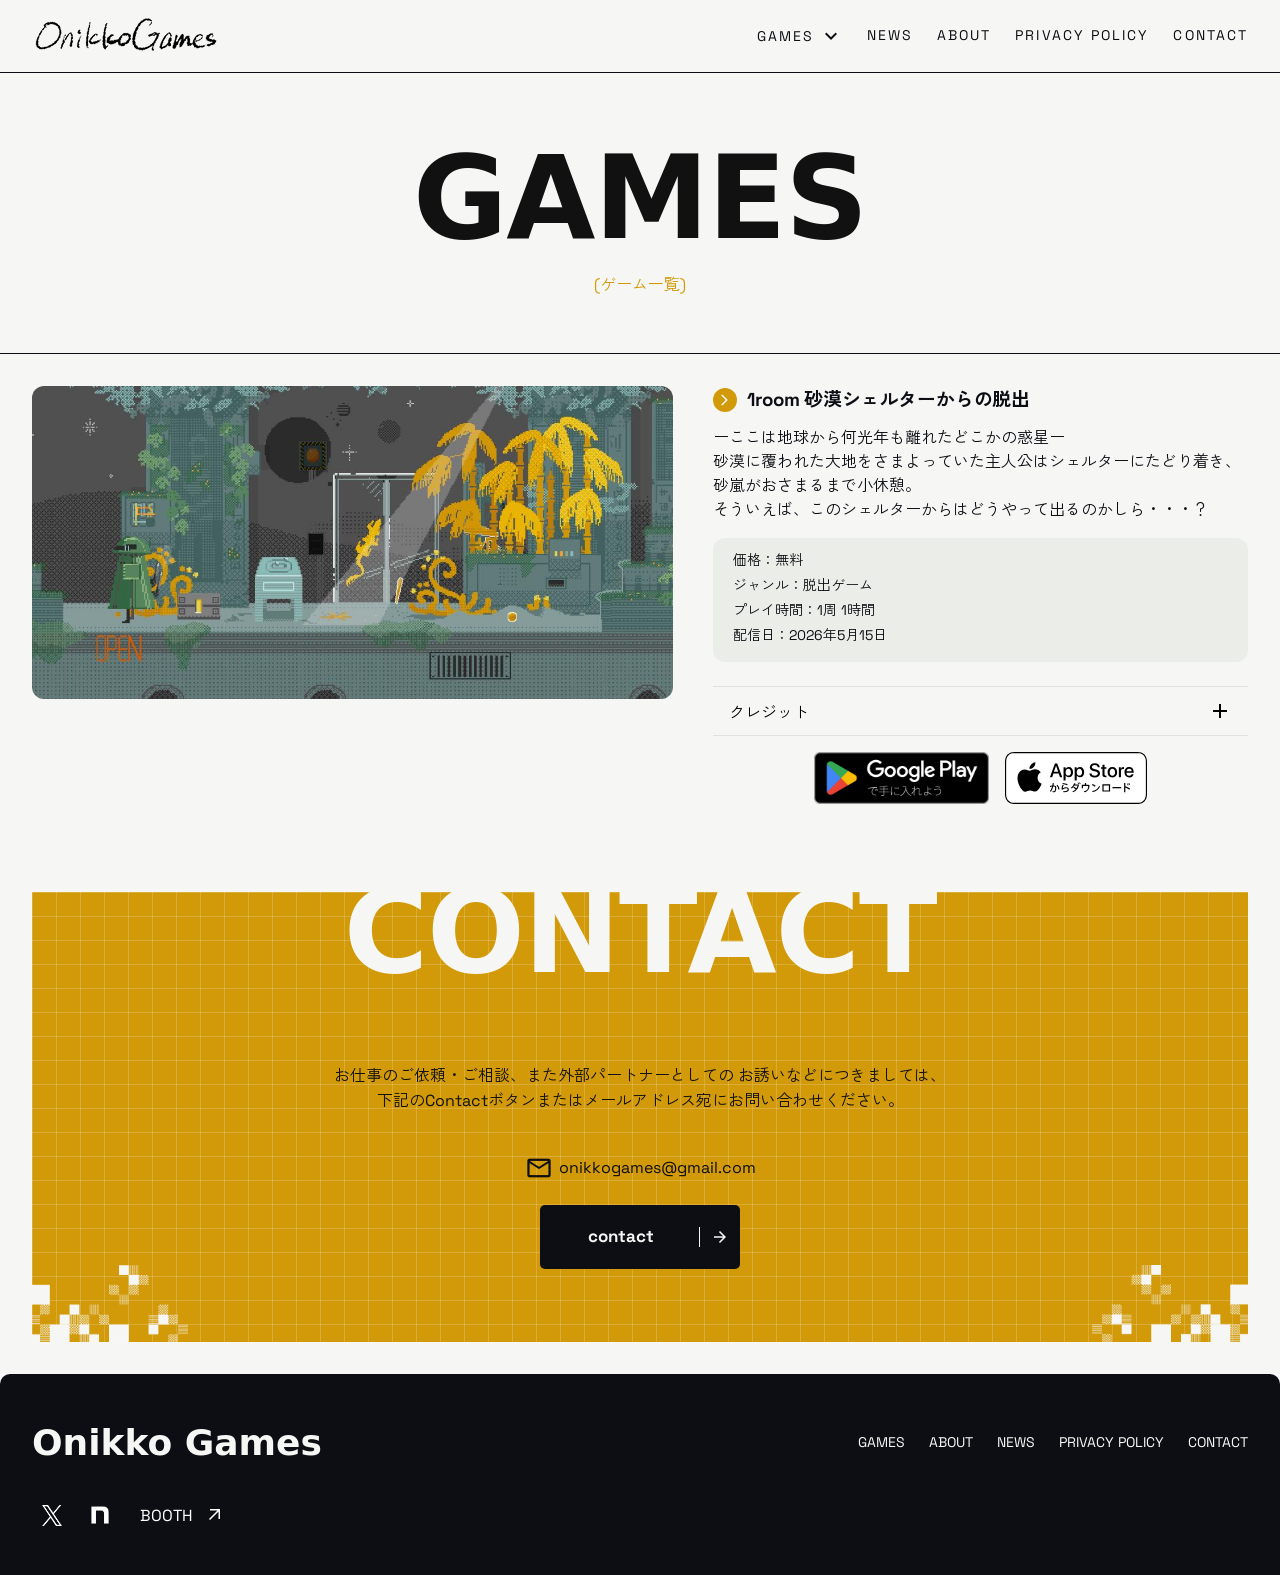
<file: games.html>
<!DOCTYPE html>
<html lang="ja">

<head>
  <meta charset="UTF-8" />
  <link rel="icon" href="images/onikkogamesicon.png" type="image/x-icon" />
  <title>ONIKKO GAMES</title>
  <meta name="viewport" content="width=device-width, initial-scale=1" />
  <link rel="preconnect" href="https://fonts.googleapis.com" />
  <link rel="preconnect" href="https://fonts.gstatic.com" crossorigin />
  <link
    href="https://fonts.googleapis.com/css2?family=Syncopate:wght@400;700&family=Space+Grotesk:wght@400;500;700&family=Zen+Kaku+Gothic+New:wght@400;500;700&display&family=Silkscreen:wght@400;700&display=swap"
    rel="stylesheet" />
  <link href="https://fonts.googleapis.com/css2?family=Material+Symbols+Outlined" rel="stylesheet">
  <link rel="stylesheet" href="style.css">
</head>

<body class="page-games">

  <!--------------- header --------------->

  <header class="site-header">
    <div class="header-inner">

      <div class="logo">
        <a href="index.html">
          <img src="images/logo-white.png" alt="ONIKKO GAMES" class="logo-white">
          <img src="images/logo-black.png" alt="ONIKKO GAMES" class="logo-black">
        </a>
      </div>

      <button class="hamburger">
        <span class="material-icons hamburger-icon">menu</span>
      </button>

      <nav class="nav">
        <ul class="menu">

          <li class="menu-item games">

            <div class="menu-row">
              <a href="games.html" class="games-link">
                GAMES
                <span class="material-icons arrow">expand_more</span>
              </a>

              <button class="accordion-toggle">
                <span class="material-icons toggle-icon">add</span>
              </button>
            </div>

            <ul class="submenu">
              <li><a href="#game-1room-desert">1room 砂漠シェルターからの脱出</a></li>
             <!-- <li><a href="#">1room 箱舟ハイツからの脱出</a></li>-->
            </ul>

          </li>

          <li><a href="index.html#news">NEWS</a></li>
          <li><a href="index.html#about">ABOUT</a></li>
          <li><a href="privacy-policy.html">PRIVACY POLICY</a></li>
          <li><a href="#contact">CONTACT</a></li>

        </ul>
      </nav>
    </div>
  </header>

  <link href="https://fonts.googleapis.com/icon?family=Material+Icons" rel="stylesheet">


  <main>

    <!------------- GAME-CONTENT ------------->
    <section id="games" class="section section-games">

      <div class="section-header">
        <h2 class="section-title">GAMES</h2>
        <p class="section-subtitle">(ゲーム一覧)</p>
      </div>


      <div class="gl-card" id="game-1room-desert">
        <div class="gl-thumb">
          <img src="images/Image_1room.jpg" alt="">
        </div>

        <div class="gl-content">
          <h3 class="gl-title">
            <a href="game-detail.html" class="gl-title-link">
              <span class="gl-arrow material-symbols-outlined">
                arrow_forward_ios
              </span>
              1room 砂漠シェルターからの脱出
            </a>
            </h3>

            <p class="gl-desc">
              ーここは地球から何光年も離れたどこかの惑星ー
　　　　　　　　<br>砂漠に覆われた大地をさまよっていた主人公はシェルターにたどり着き、砂嵐がおさまるまで小休憩。
　　　　　　　　<br>そういえば、このシェルターからはどうやって出るのかしら・・・？
            </p>

            <div class="gl-meta">
              <p>価格：無料</p>
              <p>ジャンル：脱出ゲーム</p>
              <p>プレイ時間：1周 1時間</p>
              <p>配信日：2026年5月15日</p>
            </div>

            <div class="accordion">
              <button class="accordion-header" onclick="toggleAccordion(this)">
                <span>クレジット</span>
                <span class="material-icons" id="icon">add</span>
              </button>
              <div class="accordion-content" id="content">
                <p>SE/BGM：蒲鉾さちこ「道中を住く」 shimtone「不思議な洞窟」Heitaro Ashibe「An Oasis Settlement」</p>
    　　　　　　　<p>稿屋 隆</p>
    　　　　　　　<p>Taira Komori</p>
   　　　　　　　 <p>効果音ラボ / 無料効果音で遊ぼう / 音人 / OtoLogic / 効果音工房</p>
   　　　　　　　 <p>GAME / GRAPHIC：OnikkoGames</p>              
              </div>
            </div>

            <div class="linksGroup">
            <div class="gl-links">
              <a href="https://play.google.com/store/apps/details?id=com.OnikkoGames.EscapeGame1room1" class="store-link" target="_blank"
                rel="noopener noreferrer">
                <img src="images/GetItOnGooglePlay_Badge_Web_color_Japanese.png" alt="Google Playで見る">
              </a>
            </div>
            <div class="gl-links">
              <a href="https://apps.apple.com/jp/app/%E8%84%B1%E5%87%BA%E3%82%B2%E3%83%BC%E3%83%A0-1room-%E7%A0%82%E6%BC%A0%E3%82%B7%E3%82%A7%E3%83%AB%E3%82%BF%E3%83%BC%E3%81%8B%E3%82%89%E3%81%AE%E8%84%B1%E5%87%BA/id6766845174" class="store-link" target="_blank"
                rel="noopener noreferrer">
                <img src="images/Download_on_the_App_Store_Badge_JP_RGB_wht_100317.svg" alt="App Storeで見る">
              </a>
            </div>
            </div>
        </div>
      </div>
<!-- 
       <div class="gl-card">
        <div class="gl-thumb">
          <img src="images/Image_1room.jpg" alt="">
        </div>

        <div class="gl-content">
          <h3 class="gl-title">
            <a href="game-detail.html" class="gl-title-link">
              <span class="gl-arrow material-symbols-outlined">
                arrow_forward_ios
              </span>
              1room 箱舟ハイツからの脱出
            </a>
            </h3>

            <p class="gl-desc">
              喋るロボと犬のコンビが廃工場からの脱出を目指す、
              パズル要素強めの横スクロールアクション。
            </p>

            <div class="gl-meta">
              <p>価格：無料</p>
              <p>ジャンル：脱出ゲーム</p>
              <p>プレイ時間：1周 1時間</p>
              <p>配信日：2025年5月5日</p>
            </div>

            <div class="accordion">
              <button class="accordion-header" onclick="toggleAccordion(this)">
                <span>クレジット</span>
                <span class="material-icons" id="icon">add</span>
              </button>
              <div class="accordion-content" id="content">
                <p>クレジット：A</p>
                <p>クレジット：B</p>
              </div>
            </div>

            <div class="gl-links">
              <a href="https://play.google.com/store/apps/dev?id=9211715500099647296" class="store-link" target="_blank"
                rel="noopener noreferrer">
                <img src="images/GetItOnGooglePlay_Badge_Web_color_Japanese.png" alt="Google Playで見る">
              </a>
            </div>
        </div>
      </div>
-->
    </section>



    <!------------- CONTACT ------------->

    <section id="contact" class="section section-contact">
      <div class="contact-inner">
        <h2 class="contact-title">CONTACT</h2>

        <p class="contact-text">
          お仕事のご依頼・ご相談、また外部パートナーとしての
          お誘いなどにつきましては、<br />
          下記のContactボタンまたはメールアドレス宛にお問い合わせください。
        </p>

        <p class="contact-email">
          <a href="mailto:onikkogames@gmail.com">
            <span class="mail-icon material-symbols-outlined">mail</span>
            <span class="mail-text">onikkogames@gmail.com</span>
          </a>
        </p>

        <a href="https://forms.gle/Pgtd6oPyjeSQLKBq8" class="button" target="_blank" rel="noopener noreferrer">
          <span class="button-text">contact</span>
          <span class="button-icon material-symbols-outlined">arrow_forward</span>
        </a>
      </div>

      <img src="images/dot_hole_left.png" class="contact-img-left" alt="">
      <img src="images/dot_hole_right.png" class="contact-img-right" alt="">

    </section>
  </main>


  <!--------------- FOOTER --------------->

  <footer class="site-footer">
    <div class="footer-inner">

      <div class="footer-top">
        <div class="footer-logo">
          <a href="index.html">Onikko Games</a>
        </div>

        <div class="footer-nav">
          <a href="#games">GAMES</a>
          <a href="#about">ABOUT</a>
          <a href="#news">NEWS</a>
          <a href="#privacy">PRIVACY POLICY</a>
          <a href="#contact">CONTACT</a>
        </div>
      </div>

      <div class="footer-links">
        <a href="https://x.com/OnikkoGames" target="_blank" rel="noopener noreferrer" class="x-button-mini">
          <img src="images/x-logo-white.png" alt="X">
        </a>
        <a href="https://note.com/onikko_games" target="_blank" rel="noopener noreferrer" class="note-button-mini">
          <img src="images/note_icon_white.png" alt="note">
        </a>
        <a href="https://onizu.booth.pm/" class="contact-link-white">
          <span class="button-text">BOOTH</span>
          <span class="button-icon material-symbols-outlined">arrow_outward</span>
        </a>
      </div>

    </div>
  </footer>

  <script src="script.js" defer></script>

</body>

</html>
</file>
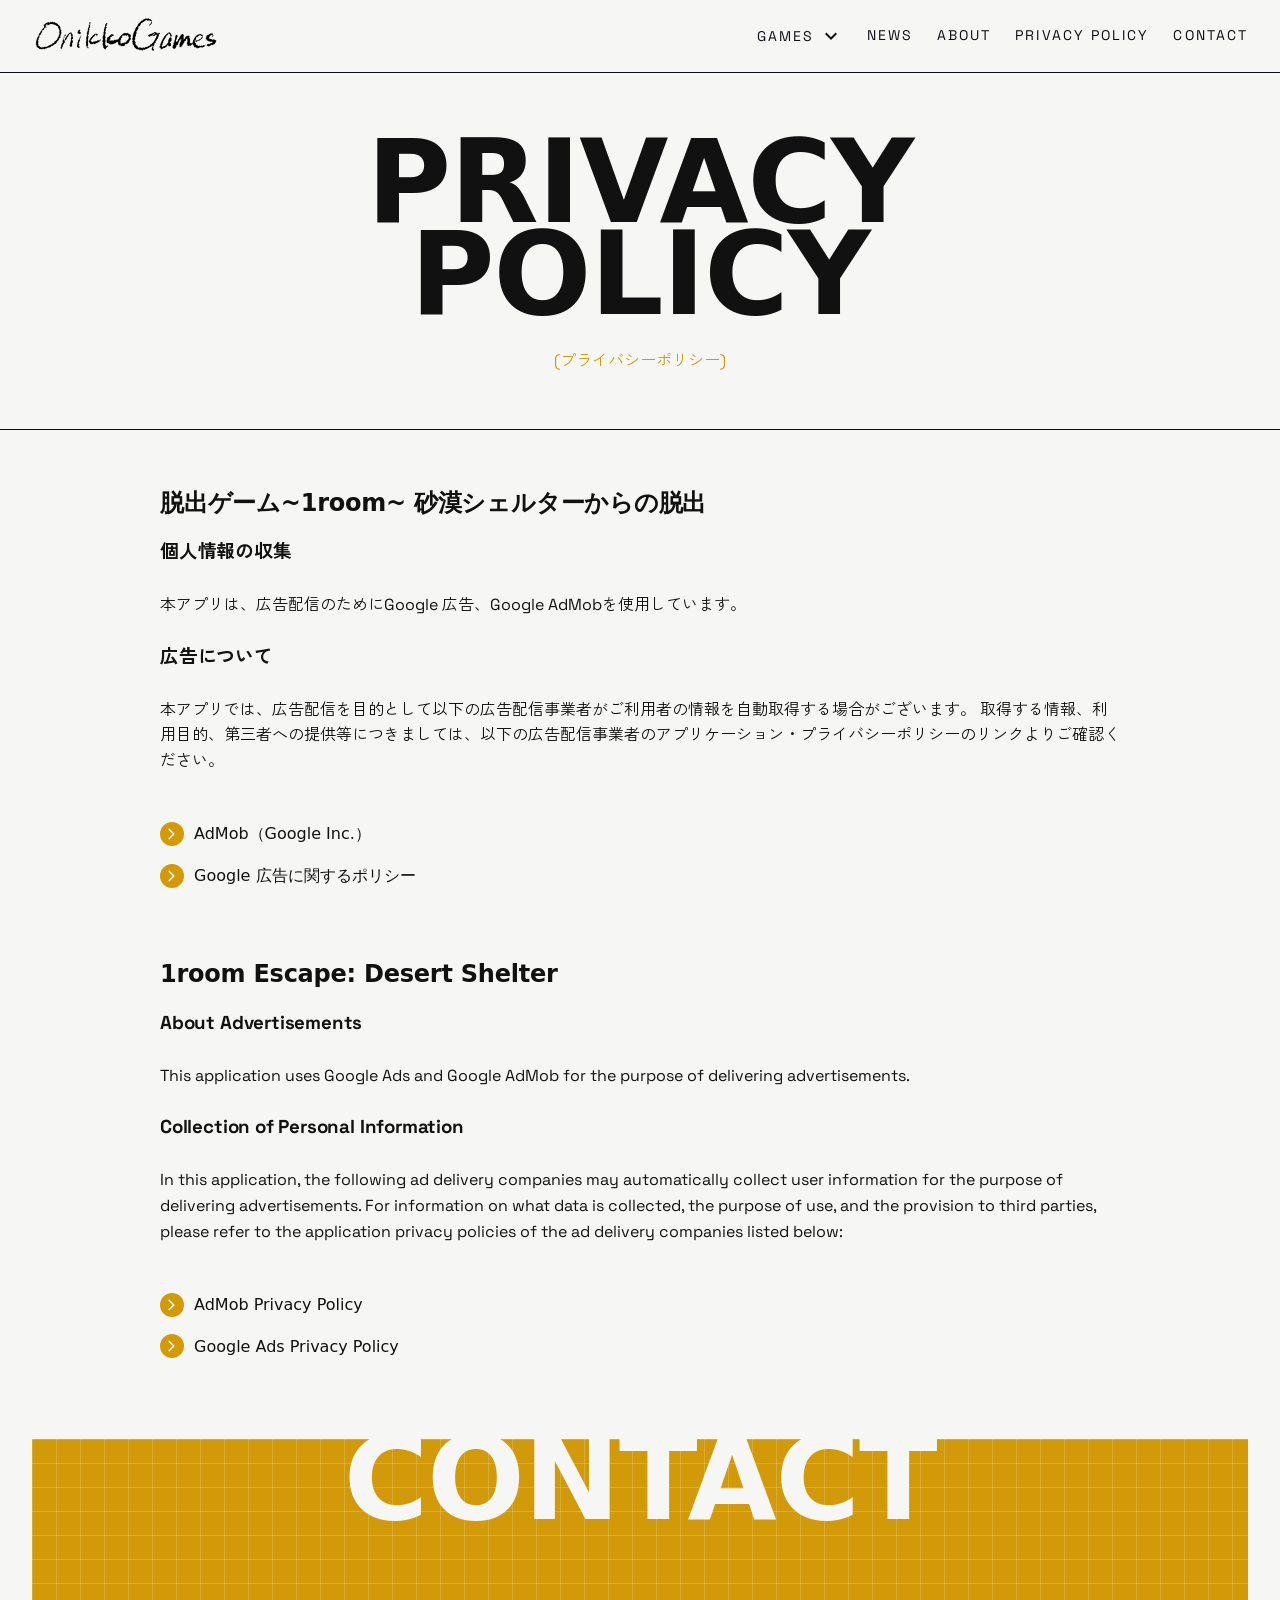
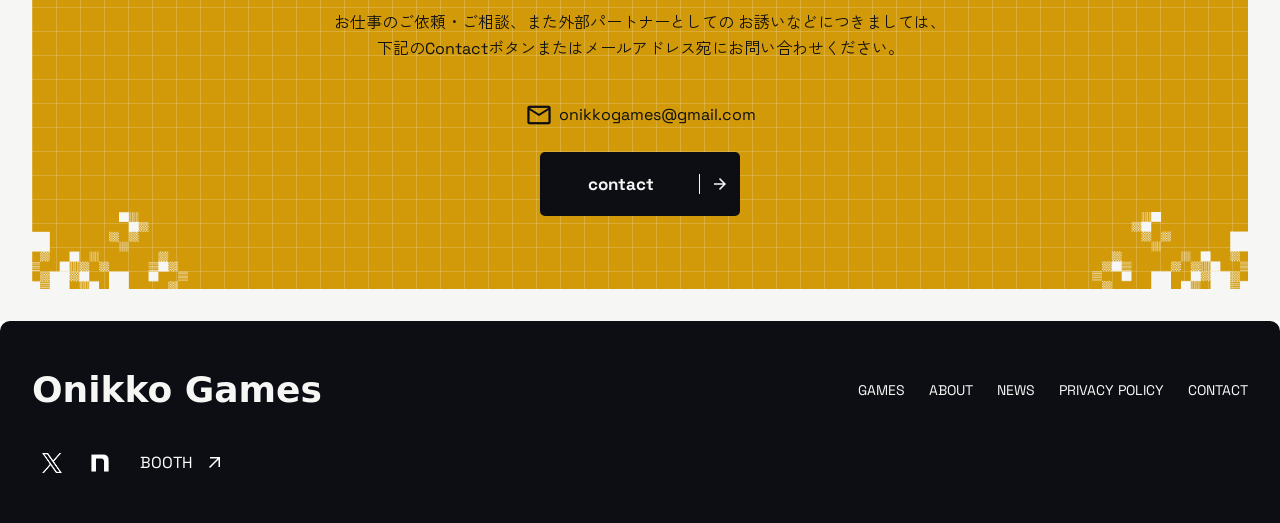
<file: privacy-policy.html>
<!DOCTYPE html>
<html lang="ja">

<head>
  <meta charset="UTF-8" />
  <link rel="icon" href="images/onikkogamesicon.png" type="image/x-icon" />
  <title>ONIKKO GAMES</title>
  <meta name="viewport" content="width=device-width, initial-scale=1" />
  <link rel="preconnect" href="https://fonts.googleapis.com" />
  <link rel="preconnect" href="https://fonts.gstatic.com" crossorigin />
  <link
    href="https://fonts.googleapis.com/css2?family=Syncopate:wght@400;700&family=Space+Grotesk:wght@400;500;700&family=Zen+Kaku+Gothic+New:wght@400;500;700&display&family=Silkscreen:wght@400;700&display=swap"
    rel="stylesheet" />
  <link href="https://fonts.googleapis.com/css2?family=Material+Symbols+Outlined" rel="stylesheet">
  <link rel="stylesheet" href="style.css">
</head>

<body class="page-games">

  <!--------------- header --------------->

  <header class="site-header">
    <div class="header-inner">

      <div class="logo">
        <a href="index.html">
          <img src="images/logo-white.png" alt="ONIKKO GAMES" class="logo-white">
          <img src="images/logo-black.png" alt="ONIKKO GAMES" class="logo-black">
        </a>
      </div>

      <button class="hamburger">
        <span class="material-icons hamburger-icon">menu</span>
      </button>

      <nav class="nav">
        <ul class="menu">

          <li class="menu-item games">

            <div class="menu-row">
              <a href="games.html" class="games-link">
                GAMES
                <span class="material-icons arrow">expand_more</span>
              </a>

              <button class="accordion-toggle">
                <span class="material-icons toggle-icon">add</span>
              </button>
            </div>

            <ul class="submenu">
              <li><a href="#">1room 砂漠シェルターからの脱出</a></li>
              <!-- <li><a href="#">1room 箱舟ハイツからの脱出</a></li>-->
            </ul>

          </li>

          <li><a href="index.html#news">NEWS</a></li>
          <li><a href="index.html#about">ABOUT</a></li>
          <li><a href="privacy-policy.html">PRIVACY POLICY</a></li>
          <li><a href="#contact">CONTACT</a></li>

        </ul>
      </nav>
    </div>
  </header>

  <link href="https://fonts.googleapis.com/icon?family=Material+Icons" rel="stylesheet">


  <main>

    <!------------- GAME-CONTENT ------------->
    <section id="games" class="section policy-section">

      <div class="policy-content">
        <div class="section-header">
          <h2 class="section-title">PRIVACY POLICY</h2>
          <p class="section-subtitle">(プライバシーポリシー)</p>
        </div>

        <h2>脱出ゲーム~1room~ 砂漠シェルターからの脱出</h2>

        <div class="policy_ditails">
          <h3>個人情報の収集</h3>
          <p>本アプリは、広告配信のためにGoogle 広告、Google AdMobを使用しています。</p>

          <h3>広告について</h3>
          <p>本アプリでは、広告配信を目的として以下の広告配信事業者がご利用者の情報を自動取得する場合がございます。
            取得する情報、利用目的、第三者への提供等につきましては、以下の広告配信事業者のアプリケーション・プライバシーポリシーのリンクよりご確認ください。</p>

          <ul>
            <a href="https://www.google.com/intl/ja/policies/technologies/ads/" target="_blank" class="gl-title-link">
              <span class="gl-arrow material-symbols-outlined">
                arrow_forward_ios
              </span>
              AdMob（Google Inc.）
            </a>
            <a href="https://policies.google.com/technologies/ads?hl=ja" target="_blank" class="gl-title-link">
              <span class="gl-arrow material-symbols-outlined">
                arrow_forward_ios
              </span>
              Google 広告に関するポリシー
            </a>
          </ul>
        </div>
      </div>

      <div class="policy-content">
        <h2>1room Escape: Desert Shelter</h2>

        <div class="policy_ditails">
          <h3>About Advertisements</h3>
          <p>
            This application uses Google Ads and Google AdMob for the purpose of delivering advertisements.
          </p>

          <h3>Collection of Personal Information</h3>
          <p>
            In this application, the following ad delivery companies may automatically collect user information for the
            purpose of delivering advertisements.
            For information on what data is collected, the purpose of use, and the provision to third parties, please
            refer
            to the application privacy policies of the ad delivery companies listed below:
          </p>

          <ul>
            <a href="https://www.google.com/intl/en/policies/technologies/ads/" target="_blank" class="gl-title-link">
              <span class="gl-arrow material-symbols-outlined">
                arrow_forward_ios
              </span>
              AdMob Privacy Policy
            </a>
            <a href="https://policies.google.com/technologies/ads?hl=en" target="_blank" class="gl-title-link">
              <span class="gl-arrow material-symbols-outlined">
                arrow_forward_ios
              </span>
              Google Ads Privacy Policy
            </a>
          </ul>
        </div>
      </div>

    </section>



    <!------------- CONTACT ------------->

    <section id="contact" class="section section-contact">
      <div class="contact-inner">
        <h2 class="contact-title">CONTACT</h2>

        <p class="contact-text">
          お仕事のご依頼・ご相談、また外部パートナーとしての
          お誘いなどにつきましては、<br />
          下記のContactボタンまたはメールアドレス宛にお問い合わせください。
        </p>

        <p class="contact-email">
          <a href="mailto:onikkogames@gmail.com">
            <span class="mail-icon material-symbols-outlined">mail</span>
            <span class="mail-text">onikkogames@gmail.com</span>
          </a>
        </p>

        <a href="https://forms.gle/Pgtd6oPyjeSQLKBq8" class="button" target="_blank" rel="noopener noreferrer">
          <span class="button-text">contact</span>
          <span class="button-icon material-symbols-outlined">arrow_forward</span>
        </a>
      </div>

      <img src="images/dot_hole_left.png" class="contact-img-left" alt="">
      <img src="images/dot_hole_right.png" class="contact-img-right" alt="">

    </section>
  </main>


  <!--------------- FOOTER --------------->

  <footer class="site-footer">
    <div class="footer-inner">

      <div class="footer-top">
        <div class="footer-logo">
          <a href="index.html">Onikko Games</a>
        </div>

        <div class="footer-nav">
          <a href="#games">GAMES</a>
          <a href="#about">ABOUT</a>
          <a href="#news">NEWS</a>
          <a href="#privacy">PRIVACY POLICY</a>
          <a href="#contact">CONTACT</a>
        </div>
      </div>

      <div class="footer-links">
        <a href="https://x.com/OnikkoGames" target="_blank" rel="noopener noreferrer" class="x-button-mini">
          <img src="images/x-logo-white.png" alt="X">
        </a>
        <a href="https://note.com/onikko_games" target="_blank" rel="noopener noreferrer" class="note-button-mini">
          <img src="images/note_icon_white.png" alt="note">
        </a>
        <a href="https://onizu.booth.pm/" class="contact-link-white">
          <span class="button-text">BOOTH</span>
          <span class="button-icon material-symbols-outlined">arrow_outward</span>
        </a>
      </div>

    </div>
  </footer>

  <script src="script.js" defer></script>

</body>

</html>
</file>
<file: style.css>
*,
  *::before,
  *::after {
    box-sizing: border-box;
  }

  html,
  body {
    margin: 0;
    padding: 0;
    font-family: system-ui, -apple-system, BlinkMacSystemFont, "Helvetica Neue",
      "Segoe UI", sans-serif;
    color: #111;
    overflow-x: hidden;
  }

  h1,
  h2 {
    font-family: "Syncopate", system-ui, -apple-system, BlinkMacSystemFont,
      "Helvetica Neue", "Segoe UI", sans-serif;
    line-height: 0.8;
    letter-spacing: -0.01em;
    margin-top: 0;
    margin-bottom: 0;
  }

  h3 {
    font-family: "Space Grotesk", "Zen Kaku Gothic New", system-ui,
      -apple-system, BlinkMacSystemFont, "Helvetica Neue", "Segoe UI",
      sans-serif;
    line-height: 0.8;
    letter-spacing: -0.01em;
    margin-top: 0;
    margin-bottom: 0;
  }

  img {
    max-width: 100%;
    display: block;
  }

  a {
    color: inherit;
    text-decoration: none;
  }

  body {
    line-height: 1.6;
  }

  p {
    font-family: "Space Grotesk", "Zen Kaku Gothic New", system-ui,
      -apple-system, BlinkMacSystemFont, "Helvetica Neue", "Segoe UI",
      sans-serif;
  }

  /* ========== 共通セクション ========== */

  .section {
    padding: 64px 32px;
    background-color: #F6F7F5;
  }



  .section-header {
    max-width: 100%;
    margin: 0 auto 32px;
    border-top: 1px solid #0D0E14;
    padding-top: 40px;
    padding-bottom: 0;
    display: flex;
    align-items: baseline;
    gap: 16px;
  }

  .section-header--games {
    align-items: flex-end;
  }

  .section-header-left {
    display: flex;
    align-items: flex-end;
    gap: 16px;
  }

  .section-title {
    font-size: clamp(2.4rem, 9vw, 8.3rem);
    font-weight: 800;
  }

  .section-subtitle {
    font-size: 16px;
    color: #D29A09;
    font-family: "Space Grotesk", "Zen Kaku Gothic New", system-ui,
      -apple-system, BlinkMacSystemFont, "Helvetica Neue", "Segoe UI",
      sans-serif;
  }

  .section-copy-en {
    margin: 12px, auto, 8px;
    max-width: 320px;
    font-size: 13px;
    line-height: 1.5;
    font-family: "Space Grotesk", "Zen Kaku Gothic New", system-ui,
      -apple-system, BlinkMacSystemFont, "Helvetica Neue", "Segoe UI",
      sans-serif;
    text-align: right;
  }

  .section-copy-wrapper {
    margin-left: auto;
    display: flex;
    flex-direction: column;
    align-items: flex-end;
  }

  /* ========== HEADER ========== */

  .site-header {
    position: fixed;
    top: 0;
    left: 0;
    width: 100%;
    z-index: 1000;
  }

  .header-inner {
    height: 72px;
    padding: 12px 32px;
    display: flex;
    align-items: center;
    justify-content: space-between;
  }

  .logo img {
    height: 55px;
  }

  .logo-black {
    display: none;
  }

  .site-header.scrolled .logo-white {
    display: none;
  }

  .site-header.scrolled .logo-black {
    display: block;
  }

  .nav {
    font-size: 13px;
    letter-spacing: 0.16em;
  }

  .nav a {
    position: relative;
    color: #F6F7F5;
  }

  .site-header.scrolled {
    background: #F6F7F5;
    border-bottom: 1px solid #0D0E14;
  }

  .site-header.scrolled .logo {
    color: #0D0E14;
  }

  .site-header.scrolled .nav a {
    color: #0D0E14;
  }

  /* ========== MENU ========== */

  .menu {
    display: flex;
    gap: 24px;
    list-style: none;
    margin: 0;
    padding: 0;
  }

  .menu li {
    position: relative;
    font-size: 14px;
    font-family: "Space Grotesk", "Zen Kaku Gothic New", system-ui,
      -apple-system, BlinkMacSystemFont, "Helvetica Neue", "Segoe UI",
      sans-serif;
  }

  .menu a {
    display: flex;
    align-items: center;
    gap: 4px;
  }

  .hamburger {
    display: none;
    background: none;
    border: none;
    cursor: pointer;
    color: #F6F7F5;
    position: relative;
    z-index: 4000;
  }

  .arrow {
    font-size: 16px;
    display: inline-block;
  }

  .hamburger .material-icons {
    color: #F6F7F5;
  }

  .site-header.scrolled .hamburger .material-icons {
    color: #0D0E14;
  }

  .menu a:hover {
    color: #D29A09;
  }

  .games {
    position: relative;
  }

  .games::after {
    content: "";
    position: absolute;
    top: 100%;
    left: 0;
    width: 100%;
    height: 12px;
    pointer-events: auto;
  }

  /* ========== SUB MENU ========== */

  .submenu {
    position: absolute;
    top: calc(100% + 8px);
    left: 50%;
    transform: translateX(-50%);
    display: none;
    flex-direction: column;
    gap: 12px;
    padding: 24px;
    background: #F6F7F5;
    border: 1px solid #0D0E14;
    list-style: none;
    margin: 0;
    border-radius: 4px;
  }

  .submenu a {
    color: #0D0E14;
    white-space: nowrap;
  }

  .submenu a:hover {
    color: #D29A09;
  }

  .site-header.scrolled .menu a:hover {
    color: #D29A09;
  }

  .site-header.scrolled .submenu a:hover {
    color: #D29A09;
  }


  /* ========== 共通ボタン ========== */

  .button {
    --btn-bg: #0D0E14;
    --btn-color: #F6F7F5;
    --btn-hover-bg: #EBEDE9;
    --btn-hover-color: #0D0E14;
    --btn-border: #F6F7F5;
    --btn-hover-border: #0D0E14;

    width: 200px;
    height: 64px;
    background-color: var(--btn-bg);
    color: var(--btn-color);
    display: inline-flex;
    align-items: center;
    text-decoration: none;
    border-radius: 5px;
    font-weight: 700;
    font-size: 17px;
    line-height: 1.5;
    box-sizing: border-box;
    position: relative;
    overflow: hidden;
    transition: color 0.2s ease;
  }

  .button-text {
    flex: 1;
    text-align: center;
    padding-left: 12px;
    padding-right: 10px;
    font-family: "Space Grotesk", "Zen Kaku Gothic New", system-ui,
      -apple-system, BlinkMacSystemFont, "Helvetica Neue", "Segoe UI",
      sans-serif;
  }

  .button-icon {
    display: flex;
    align-items: center;
    justify-content: center;
    font-size: 20px;
    height: 20px;
    padding-left: 10px;
    padding-right: 10px;
    border-left: 1px solid var(--btn-border);
    box-sizing: content-box;
  }

  .button::before {
    content: "";
    position: absolute;
    inset: 0;
    background: var(--btn-hover-bg);
    transform: scaleX(0);
    transform-origin: left;
    transition: transform 0.3s ease;
    z-index: 0;
  }

  .button-text,
  .button-icon {
    position: relative;
    z-index: 1;
    transition: color 0.2s ease, border-color 0.2s ease;
  }

  .button:hover::before {
    transform: scaleX(1);
  }

  .button:hover {
    color: var(--btn-hover-color);
  }

  .button:hover .button-icon {
    border-left: 1px solid var(--btn-hover-border);
  }

  .button--secondary {
    --btn-bg: #EBEDE9;
    --btn-color: #0D0E14;
    --btn-hover-bg: #0D0E14;
    --btn-hover-color: #F6F7F5;
    --btn-border: #0D0E14;
    --btn-hover-border: #F6F7F5;
  }


  /* ========== HERO ========== */

  .hero {
    position: relative;
    height: 100vh;
    background-color: #000;
    overflow: hidden;
  }

  .hero-bg {
    position: absolute;
    inset: 0;
    background-size: cover;
    background-position: center;
    opacity: 0;
    transition: opacity 0.6s ease-in-out;
    filter: grayscale(100%);
  }

  .hero-bg.is-active {
    opacity: 1;
  }

  .hero::after {
    content: "";
    position: absolute;
    inset: 0;
    background: #000;
    mix-blend-mode: hard-light;
    opacity: 0.7;
    pointer-events: none;
  }

  .hero-overlay {
    position: absolute;
    inset: 0;
    background: none;
  }

  .hero-content {
    position: relative;
    z-index: 2;
    height: 100%;
    padding: 0 32px 64px;
    display: flex;
    flex-direction: column;
    justify-content: flex-end;
  }

  .hero-tagline {
    font-size: 21px;
    width: 100%;
    margin-bottom: 48px;
    color: #F6F7F5;
  }

  .hero-title {
    font-size: clamp(1.6rem, calc((100vw - 64px) / 12), 8.3rem);
    font-weight: 900;
    margin: 0 0 4px;
    white-space: nowrap;
    color: #F6F7F5;
  }

  .hero-subtitle {
    font-size: 16px;
    letter-spacing: 0.08em;
    color: #F6F7F5;
    font-family: "Space Grotesk", "Zen Kaku Gothic New", system-ui,
      -apple-system, BlinkMacSystemFont, "Helvetica Neue", "Segoe UI",
      sans-serif;
    transition: opacity 0.6s ease-in-out;
  }

  .hero-subtitle.is-hidden {
    opacity: 0;
  }

  .hero-image {
    position: absolute;
    width: 13%;
    right: 0;
    bottom: 0;
  }

  /* ========= GAMES ========== */

  .section-games {
    padding-top: 80px;
  }

  .games-list {
    max-width: 100%;
    margin: 0 auto;
    display: grid;
    grid-template-columns: 1fr;
    column-gap: 16px;
    row-gap: 32px;
  }

  .game-card {
    border-radius: 12px;
    overflow: hidden;
    display: flex;
    flex-direction: column;
  }

  .game-thumb {
    width: 100%;
    aspect-ratio: 16 / 9;
    border-radius: 10px;
    position: relative;
    overflow: hidden;
  }

  .game-thumb::before {
    content: "";
    position: absolute;
    inset: 0;

    background-size: cover;
    background-position: center;

    filter: grayscale(0) blur(0);
    transform: scale(1);

    transition:
      filter 0.3s ease,
      transform 0.3s ease;
  }

  .game-thumb--1::before {
    background-image: url("images/Image_1room.jpg");
  }

  .game-thumb--2::before {
    background-image: url("images/Image_1room.jpg");
  }

  .game-thumb--3::before {
    background-image: url("images/Image_1room.jpg");
  }

  .game-body {
    padding: 12px 0 0;
    display: flex;
    flex-direction: column;
  }

  .game-title {
    font-size: 24px;
    margin: 0 0 4px;
    color: #0D0E14;
    line-height: 1.5;
    font-family: "Space Grotesk", "Zen Kaku Gothic New", system-ui,
      -apple-system, BlinkMacSystemFont, "Helvetica Neue", "Segoe UI",
      sans-serif;
  }

  .game-desc {
    font-size: 12px;
    color: #0D0E14;
    margin: 0 0 12px;
    line-height: 1.5;
    font-family: "Space Grotesk", "Zen Kaku Gothic New", system-ui,
      -apple-system, BlinkMacSystemFont, "Helvetica Neue", "Segoe UI",
      sans-serif;
  }

  .game-tag {
    padding: 4px 12px;
    border-radius: 999px;
    background-color: rgba(210, 154, 9, 0.15);
    border: 1px solid #D29A09;
    font-size: 11px;
    letter-spacing: 0.08em;
    text-transform: uppercase;
    display: inline-flex;
    align-items: center;
    justify-content: center;
    width: fit-content;
  }

  .game-card a {
    display: block;
    color: inherit;
  }

  .thumb-icon {
    position: absolute;
    right: 0;
    bottom: 0;

    width: 48px;
    height: 48px;

    display: flex;
    align-items: center;
    justify-content: center;

    background-color: #0D0E14;
    color: #F6F7F5;

    font-size: 24px;
    border-radius: 5px 5px 10px 5px;
    transition: background-color 0.3s ease;
  }

  .game-title,
  .game-desc {
    transition: color 0.3s ease;
  }

  .game-card:hover .game-title,
  .game-card:hover .game-desc {
    color: #D29A09;
  }

  .game-tag {
    transition: background-color 0.3s ease, border-color 0.3s ease;
  }

  .game-card:hover .game-thumb::before {
    filter: grayscale(100%) blur(1px);
    transform: scale(1.05);
  }

  .game-card:hover .game-tag {
    background-color: rgba(210, 154, 9, 0.25);
    border-color: #B88407;
  }

  .game-card:hover .thumb-icon {
    background-color: #D29A09;
  }

  .games-more {
    margin-top: 32px;
    text-align: center;
  }


  /* ========== TEXT_ANIMATION ========== */

  .loop-wrap {
    position: relative;
    display: flex;
    align-items: center;
    overflow-x: hidden;
    white-space: nowrap;
    height: 96px;
    border-top: 1px solid #0D0E14;
    border-bottom: 1px solid #0D0E14;
    overflow: hidden;
    background-color: #f5f5f5;
  }

  .loop-area {
    display: flex;
    animation: loop-slide 30s infinite linear 1s both;
    list-style: none;
    margin: 0;
    padding: 0;
  }

  .loop-area .content {
    width: auto;
    font-size: 72px;
    font-family: "Silkscreen", system-ui,
      -apple-system, BlinkMacSystemFont, "Helvetica Neue", "Segoe UI",
      sans-serif;
    color: #B0B1B2;
    margin-right: 32px;
  }

  @keyframes loop-slide {
    from {
      transform: translateX(0);
    }

    to {
      transform: translateX(-100%);
    }
  }

  /* ========== NEWS ========== */

  .section-news {
    padding-top: 16px;
    padding-bottom: 84px;
  }

  .section-news .section-header {
    border-top: none;
  }

  .news-list {
    list-style: none;
    display: grid;
    row-gap: 12px;
    margin: 0;
    padding: 0;
  }

  .news-item {
    position: relative;
    background-color: #EBEDE9;
    padding: 24px 28px;
    border-radius: 10px;
    overflow: hidden;
    transition: color 0.2s ease;
  }

  .news-item::before {
    content: "";
    position: absolute;
    inset: 0;
    background: #ffffff;
    transform: scaleX(0);
    transform-origin: left;
    transition: transform 0.3s ease;
    z-index: 0;
  }

  .news-item:hover::before {
    transform: scaleX(1);
  }

  .news-item a {
    position: relative;
    z-index: 1;
    display: grid;
    grid-template-columns: 100px 1fr;
    gap: 16px;
    align-items: start;
    font-size: 13px;
  }

  .news-body {
    display: flex;
    flex-direction: column;
  }

  .news-date {
    color: #D29A09;
    font-family: "Space Grotesk", "Zen Kaku Gothic New", system-ui,
      -apple-system, BlinkMacSystemFont, "Helvetica Neue", "Segoe UI",
      sans-serif;
    ;
  }

  .news-title {
    font-weight: 500;
    font-family: "Space Grotesk", "Zen Kaku Gothic New", system-ui,
      -apple-system, BlinkMacSystemFont, "Helvetica Neue", "Segoe UI",
      sans-serif;
    width: 100%;
    font-size: 18px;
    text-align: justify;
    font-weight: bold;
    display: block;
    margin-bottom: 12px;
  }

  .news-text {
    -webkit-line-clamp: 2;
    line-clamp: 2;
    -webkit-box-orient: vertical;

    font-size: 14px;
    color: #333;

    display: -webkit-box;
    overflow: hidden;
    margin: 0;
  }

  .section-copy-en-wrap {
    margin: 0 32px;
  }

  .section-copy-en-wrap .section-copy-en {
    margin-left: auto;
    margin-bottom: 8px;
  }

  .section-divider {
    display: flex;
    align-items: center;
  }

  .section-divider svg {
    margin-right: 12px;
  }

  .line {
    flex: 1;
    height: 1px;
    background: #0D0E14;
  }


  /* ========== HOLE ========== */

  .fixed-bg {
    position: fixed;
    inset: 0;
    background-size: cover;
    background-position: center;
    z-index: -1;
    width: 100vw;
    height: 100vh;
    overflow: hidden;
    filter: blur(4px);
    transform: scale(1.05);
    opacity: 0;
  }

  .fixed-bg img {
    width: 100%;
    height: 100%;
    object-fit: cover;
  }

  .fixed-bg::after {
    content: "";
    position: absolute;
    inset: 0;
    background: rgba(0, 0, 0, 0.3);
    mix-blend-mode: hard-light;
    pointer-events: none;
  }

  .image-hole-section {
    height: 80vh;
    width: 100vw;
    margin-left: calc(50% - 50vw);
    background: transparent;
    position: relative;
  }

  .image-layer {
    position: absolute;
    inset: 0;
    pointer-events: none;
  }

  .hole-image-left {
    position: absolute;
    left: -1px;
    top: -1px;
    width: 15%;
  }

  .hole-image-right {
    position: absolute;
    right: -1px;
    bottom: -1px;
    width: 15%;
  }

  /* ========== ABOUT ========= */

  .section-about {
    padding-top: 80px;
  }

  .about-content {
    max-width: 900px;
    margin: 0 auto;
    display: flex;
    flex-direction: column;
    align-items: center;
    gap: 24px;
    text-align: center;
  }

  .avatar-circle {
    width: 120px;
    height: 120px;
    border-radius: 50%;
    overflow: hidden;
  }

  .avatar-circle img {
    width: 100%;
    height: 100%;
    object-fit: cover;
    display: block;
  }

  .about-name {
    font-size: 20px;
    margin: 0 0 16px;
  }

  .about-desc {
    font-size: 14px;
    color: #444;
    margin: 0 0 16px;
  }

  .about-text {
    text-align: center;
  }

  .x-button {
    width: 52px;
    height: 52px;
    background-color: #000;
    border-radius: 50%;
    display: flex;
    align-items: center;
    justify-content: center;
    text-decoration: none;
    transition: opacity 0.3s ease;
  }

  .x-button img {
    width: 50%;
    height: auto;
  }

  .note-button {
    width: 52px;
    height: 52px;
    background-color: #fff;
    border-radius: 50%;
    display: flex;
    align-items: center;
    justify-content: center;
    text-decoration: none;
    transition: opacity 0.3s ease;
  }

  .note-button img {
    width: 90%;
    height: auto;
  }

  .x-button:hover,
  .note-button:hover {
    opacity: 0.5;
  }

  .store-link {
    display: inline-block;
    transition: transform 0.2s ease, opacity 0.2s ease;
  }

  .store-link img {
    height: 52px;
    width: auto;
    display: block;
  }

  .store-link:hover {
    opacity: 0.5;
  }

  .button-group {
    width: 100%;
    display: flex;
    justify-content: center;
    align-items: center;
    gap: 24px;
  }


  .note-button-mini {
    width: 40px;
    height: 40px;
    background-color: transparent;
    display: flex;
    align-items: center;
    justify-content: center;
    text-decoration: none;
    transition: opacity 0.3s ease;
  }

  .note-button-mini img {
    width: 100%;
    height: 100%;
    object-fit: contain;
  }

  .note-button-mini:hover {
    opacity: 0.7;
  }

  .x-button-mini {
    width: 40px;
    height: 40px;
    background-color: transparent;
    display: flex;
    align-items: center;
    justify-content: center;
    text-decoration: none;
    transition: opacity 0.3s ease;
  }

  .x-button-mini img {
    width: 50%;
    height: auto;
  }

  .x-button-mini:hover {
    opacity: 0.7;
  }

  /* ========== CONTACT ========== */

  .section-contact {
    position: relative;
    height: 450px;
    padding: 0 32px;
    box-sizing: content-box;
    border-style: solid;
    border-width: 0 32px 32px 32px;
    border-color: #F6F7F5;
    background-color: #D29A09;
    background-image:
      linear-gradient(rgba(246, 247, 245, 0.2) 1px, transparent 1px),
      linear-gradient(90deg, rgba(246, 247, 245, 0.2) 1px, transparent 1px);
    background-size: 24px 24px;
    display: flex;
    flex-direction: column;
  }

  .section-contact .contact-title {
    font-size: clamp(2.4rem, 9vw, 8.3rem);
    font-weight: 800;
    color: #F6F7F5;
    margin: 0;
    line-height: 0.85;
    transform: translateY(-8px);
  }

  .section-contact .contact-inner {
    flex: 1;
    max-width: 960px;
    margin: 0 auto;
    display: flex;
    flex-direction: column;
    align-items: center;
    text-align: center;
  }

  .section-contact .contact-text {
    font-size: 16px;
    margin-top: auto;
    margin-bottom: 24px;
    font-family: "Space Grotesk", "Zen Kaku Gothic New", system-ui,
      -apple-system, BlinkMacSystemFont, "Helvetica Neue", "Segoe UI",
      sans-serif;
  }

  .section-contact .button {
    margin-bottom: auto;
  }

  .section-contact .contact-email {
    font-family: "Space Grotesk", "Zen Kaku Gothic New", system-ui,
      -apple-system, BlinkMacSystemFont, "Helvetica Neue", "Segoe UI",
      sans-serif;
    line-height: 1;
    margin-bottom: 20px;
  }

  .section-contact .contact-email a {
    display: inline-flex;
    align-items: center;
    gap: 6px;
    text-decoration: none;
  }

  .section-contact .contact-email a .mail-text {
    font-size: 16px;
  }

  .section-contact .contact-email a .mail-icon {
    font-size: 28px;
  }

  .section-contact .contact-email a .mail-icon,
  .section-contact .contact-email a .mail-text {
    color: #0D0E14;
    transition: color 0.3s ease;
  }

  .section-contact .contact-email a:hover .mail-icon,
  .section-contact .contact-email a:hover .mail-text {
    color: #ffffff;
  }

  .contact-link-white .button-text {
    font-size: 16px;
    position: relative;
  }

  .contact-link-white .button-icon,
  .contact-link-white .button-text {
    color: #ffffff;
    transition: color 0.3s ease;
  }

  .contact-link-white:hover .button-icon,
  .contact-link-white:hover .button-text {
    color: #ffffff;
    opacity: 0.8;
  }

  .section-contact .contact-email a .mail-text {
    position: relative;
  }

  .section-contact .contact-email a::after,
  .contact-link-white::after {
    content: "";
    position: absolute;
    left: 0;
    bottom: -4px;
    width: 100%;
    height: 1px;
    background: #ffffff;
    transform: scaleX(0);
    transform-origin: left;
    transition: transform 0.3s ease;
  }

  .section-contact .contact-email a:hover::after,
  .contact-link-white:hover::after {
    transform: scaleX(1);
  }

  .contact-link-white .button-icon {
    margin-left: -12px;
  }

  .section-contact .contact-email a span,
  .section-contact .contact-email a {
    position: relative;
    z-index: 1;
  }

  .section-contact .contact-email a:hover::before {
    transform: scaleX(1);
  }

  .contact-link-white {
    display: inline-flex;
    align-items: center;
    gap: 4px;
    text-decoration: none;
    position: relative;
  }

  .section-contact .contact-email a:hover {
    color: var(--link-hover-color);
  }

  .section-contact .mail-icon {
    font-size: 24px;
    line-height: 1;
  }

  .contact-img-left {
    position: absolute;
    left: 0;
    bottom: 0;
    width: 13%;
    transform: scale(-1, 1) rotate(180deg) translate(-2px, -2px);
  }

  .contact-img-right {
    position: absolute;
    right: 0;
    bottom: 0;
    width: 13%;
    transform: translate(2px, 2px);
  }

  /* ========== FOOTER ========== */

  .site-footer *:last-child {
    margin-bottom: 0;
  }

  .site-footer {
    background: #0D0E14;
    color: #F6F7F5;
    align-items: center;
    display: flex;
    border-radius: 10px 10px 0 0;
    padding: 40px 32px;
  }

  .footer-inner {
    width: 100%;
  }

  .footer-top {
    display: flex;
    justify-content: space-between;
    align-items: center;
    margin-bottom: 24px;
  }

  .footer-logo {
    font-size: 36px;
    font-weight: 700;
  }

  .footer-links {
    display: flex;
    align-items: center;
    gap: 8px;
  }

  .footer-nav {
    display: flex;
    gap: 24px;
  }

  .footer-nav a {
    font-size: 14px;
    font-family: "Space Grotesk", "Zen Kaku Gothic New", system-ui,
      -apple-system, BlinkMacSystemFont, "Helvetica Neue", "Segoe UI",
      sans-serif;
    color: #F6F7F5;
  }

  .footer-nav a:hover {
    color: #D29A09;
  }

  .site-header.menu-open .hamburger .material-icons {
    color: #0D0E14;
  }

  /* ========== GAMES_一覧ページ ========== */

  .page-games .section-header {
    flex-direction: column;
    align-items: center;
    text-align: center;
    gap: 12px;
    border-top: none;
    padding-top: 72px;
    padding-bottom: 40px;
    position: relative;
    padding-bottom: 40px;
  }

  .page-games .section-header::after {
    content: "";
    position: absolute;
    left: 50%;
    bottom: 0;
    transform: translateX(-50%);
    width: 100vw;
    height: 1px;
    background: #0D0E14;
  }

  .page-games .policy-content {
    padding-inline: clamp(32px, 10vw, 200px);
  }

  .gl-section,
  .policy-section {
    display: flex;
    flex-direction: column;
    gap: 60px;
  }

  .gl-card {
    display: grid;
    grid-template-columns: 1.2fr 1fr;
    gap: 40px;
    text-decoration: none;
    color: #fff;
    align-items: start;
  }

  .gl-thumb img {
    width: 100%;
    border-radius: 12px;
    display: block;
  }

  .gl-arrow {
    background: #D29A09;
    color: #fff;
    width: 24px;
    height: 24px;
    border-radius: 50%;
    display: flex;
    align-items: center;
    justify-content: center;
    font-size: 14px;
  }

  .gl-desc {
    font-size: 16px;
    color: #0D0E14;
    margin-top: 12px;
    line-height: 1.5;
    font-family: "Space Grotesk", "Zen Kaku Gothic New", system-ui,
      -apple-system, BlinkMacSystemFont, "Helvetica Neue", "Segoe UI",
      sans-serif;
  }

  .linksGroup {
    margin-top: 16px;
    display: flex;
    flex-direction: row;
    align-items: center;
    justify-content: center;
    gap: 16px;
    margin-bottom: 24px;
  }

  .gl-links {
    display: flex;
    gap: 16px;
  }

  .gl-store img {
    height: 56px;
    width: auto;
    display: block;
  }

  .gl-browser {
    background: #0e1420;
    padding: 14px 28px;
    border-radius: 8px;
    text-decoration: none;
    color: #fff;
    font-weight: 500;
  }

  .gl-meta {
    background: #EBEDE9;
    color: #0D0E14;
    padding: 12px 20px;
    border-radius: 12px;
    font-size: 14px;
    line-height: 150%;
    margin-bottom: 24px;
  }

  .gl-meta p {
    margin: 0 0 4px 0;
  }

  .gl-title {
    color: #0D0E14;
    line-height: 150%;
  }

  .gl-title-link {
    text-decoration: none;
    color: inherit;
    display: flex;
    align-items: center;
    gap: 10px;
    transition: color 0.2s ease;
  }

  .gl-title-link:hover {
    color: #D29A09;
  }

  .gl-arrow {
    color: #fff;
  }

  .gl-section {
    position: relative;
    z-index: 1;
  }

  .section-contact {
    position: relative;
    z-index: 2;
  }

  .accordion {
    width: 100%;
    border-top: 1px solid #E0E2DE;
    border-bottom: 1px solid #E0E2DE;
  }

  .accordion-header {
    width: 100%;
    display: flex;
    justify-content: space-between;
    align-items: center;
    padding: 12px 16px;
    background-color: transparent;
    cursor: pointer;
    border: none;
    font-size: 16px;
    font-family:
      "Space Grotesk",
      "Zen Kaku Gothic New",
      system-ui,
      -apple-system,
      BlinkMacSystemFont,
      "Helvetica Neue",
      "Segoe UI",
      sans-serif;
    transition:
      background-color 0.2s ease,
      color 0.2s ease,
      opacity 0.2s ease;
  }

  .accordion-header:hover {
    background-color: #EBEDE9;
  }

  .accordion-header:focus {
    outline: none;
  }

  .accordion-content {
    max-height: 0;
    overflow: hidden;
    opacity: 0;
    display: flex;
    flex-direction: column;
    padding: 0 16px;
    transition:
      max-height 0.35s ease,
      opacity 0.25s ease,
      padding 0.35s ease;
  }

  .accordion-content.open {
    max-height: 300px;
    opacity: 1;
    padding: 12px 16px;
  }

  .accordion-content p {
    margin: 0 0 4px 0;
    color: #0D0E14;
  }

  .material-icons {
    font-size: 20px;
    display: inline-block;
    transition: transform 0.25s ease, opacity 0.2s ease;
  }

  .material-icons.rotate {
    transform: rotate(180deg);
  }

  .material-icons.rotate {
    transform: rotate(180deg);
  }

  body.menu-open .site-header {
    color: #0D0E14;
  }

  .site-header.menu-open {
    color: #0D0E14;
  }


  /*--------------------policy---------------------*/
  .policy-content {
    display: flex;
    flex-direction: column;
    gap: 32px;
  }

  .policy-content ul {
    padding: 0;
    display: flex;
    flex-direction: column;
    gap: 16px;
  }

  .policy_ditails {
    display: flex;
    flex-direction: column;
    gap: 16px;
  }

  /* ========================= responsive ========================= */

  @media (max-width: 768px) {
    .header-inner {
      padding: 12px 16px;
    }

    .hero-tagline {
      font-size: 12px;
    }

    .nav {
      gap: 16px;
      font-size: 11px;
    }

    .hero-content {
      padding: 0 16px 40px;
    }


    .section {
      padding: 48px 16px;
    }

    .section-header-left {
      width: 100%;
    }

    .section-header--games {
      flex-direction: column;
      gap: 0;
    }

    .section-copy-en {
      font-size: 8px;
    }

    .about-content {
      grid-template-columns: 1fr;
      text-align: center;
    }

    .about-text {
      text-align: left;
    }

    .games-list {
      row-gap: 32px;
      column-gap: 0;
    }

    .button {
      height: 56px;
      width: 200px;
      z-index: 1;
    }

    .header-inner {
      padding: 16px 24px;
    }

    /* ==========　ハンバーガー表示　========== */

    .hamburger {
      display: block;
      color: inherit;
    }

    .nav {
      position: fixed;
      inset: 0;
      background: #F6F7F5;
      z-index: 2000;
      display: none;
      padding: 100px 32px 32px;
    }

    .nav.open {
      display: block;
    }


    /* ========== SP MENU LAYOUT CLEAN VERSION ========== */

    .menu {
      flex-direction: column;
      gap: 24px;
    }

    .menu a {
      color: #0D0E14;
      font-size: 18px;
    }

    .games {
      display: block;
    }

    .menu-row {
      display: flex;
      justify-content: space-between;
      align-items: center;
    }

    .games-link {
      display: flex;
      align-items: center;
      gap: 8px;
    }

    .accordion-toggle {
      background: none;
      border: none;
      cursor: pointer;
      padding: 8px;
    }

    .submenu {
      position: static;
      transform: none;
      display: none;
      flex-direction: column;
      margin-top: 12px;
      padding: 0;
      background: none;
      border: none;
      width: 100%;
    }

    .games.open .submenu {
      display: flex;
    }

    .submenu a {
      display: block;
      padding: 8px 0;
      font-size: 16px;
      color: #0D0E14;
    }

    /*　==========　text-animation　==========　*/
    .loop-wrap {
      height: 52px;
    }

    .loop-area .content {
      font-size: 28px;
      margin-right: 24px;
    }

    .about-text {
      width: 100%;
    }

    .hero-image,
    .hole-image-left,
    .hole-image-right,
    .contact-img-left,
    .contact-img-right {
      width: 30%;
    }

    .news-item a {
      grid-template-columns: 1fr;
    }

    /*-----------NEWS-----------*/
    .section-news .section-header {
      padding-top: 0px;
    }

    .section-news {
      padding-bottom: 32px;
    }

    .section-copy-en-wrap {
      margin: 16px 0px 0px;
    }

    /*------ABOUT--------*/
    .button-group {
      display: flex;
      flex-wrap: wrap;
      justify-content: center;
      gap: 20px;
    }

    .button-group .store-link,
    .gl-links {
      flex-basis: 100%;
      display: flex;
      justify-content: center;
    }

    /*------CONTACT--------*/
    .section-contact {
      height: auto;
      padding: 0 32px 32px 32px;
      border-width: 0 16px 32px 16px;
    }

    .section-contact .contact-title {
      line-height: 0.8;
      transform: translateY(0px);
    }

    .section-contact .contact-text {
      font-size: 14px;
      margin-top: 24px;
    }

    .section-contact .contact-email a .mail-text {
      font-size: 16px;
    }

    .section-contact .contact-email a .mail-icon {
      font-size: 20px;
    }

    .site-footer {
      height: auto;
      border-radius: 20px 20px 0 0;
      padding: 0;
    }

    .footer-top {
      display: flex;
      flex-direction: column;
      justify-content: flex-start;
      align-items: stretch;
      gap: 24px;
      margin-bottom: 32px;
    }

    .footer-inner {
      padding: 40px 16px;
      flex-direction: column;
      align-items: flex-start;
      height: auto;
    }

    .footer-nav {
      width: 100%;
      display: grid;
      grid-template-columns: 1fr 1fr;
      gap: 12px;
    }

    .footer-links {
      gap: 12px;
    }

    .footer-nav a {
      padding: 8px 0;
      border-bottom: 1px dotted rgba(246, 247, 245, 0.5);
    }

    /*--------------game一覧--------------*/
    .gl-section {
      gap: 0px;
    }

    .gl-card {
      display: flex;
      flex-flow: column;
      gap: 20px;
      margin-bottom: 64px;
    }

    .page-games .section-title {
      line-height: 1;
    }

    .page-games h2 {
      line-height: 1.5;
    }

    .page-games .policy-content {
      padding: 0 16px;
    }

    .page-games .section-header {
      gap: 0;
    }

    .linksGroup {
      flex-direction: column;
      gap: 8px;
    }
  }

  @media (min-width: 769px) {
    .games-list {
      grid-template-columns: repeat(2, minmax(0, 1fr));
      row-gap: 60px
    }

    .games:hover .submenu {
      display: flex;
    }

    .accordion-toggle {
      display: none;
    }
  }

  /* ==========　タッチ環境ではホバーを見た目上無効にする　========== */

  @media (hover: none) and (pointer: coarse) {
    .button:hover::before {
      transform: scaleX(0);
    }

    .button:hover {
      color: var(--btn-color);
    }

    .button:hover .button-icon {
      border-left: 1px solid var(--btn-border);
    }

    .game-card:hover .game-title,
    .game-card:hover .game-desc {
      color: inherit;
    }

    .game-card:hover .game-thumb::before {
      filter: grayscale(0) blur(0);
      transform: scale(1);
    }

    .game-card:hover .game-tag {
      background-color: rgba(210, 154, 9, 0.15);
      border-color: #D29A09;
    }

    .game-card:hover .thumb-icon {
      background-color: #0D0E14;
    }

    .news-item:hover {
      background-color: #EBEDE9;
    }

    .section-contact .contact-email:hover {
      opacity: 1;
    }

    .footer-nav a:hover {
      opacity: 0.85;
    }
  }
</file>
